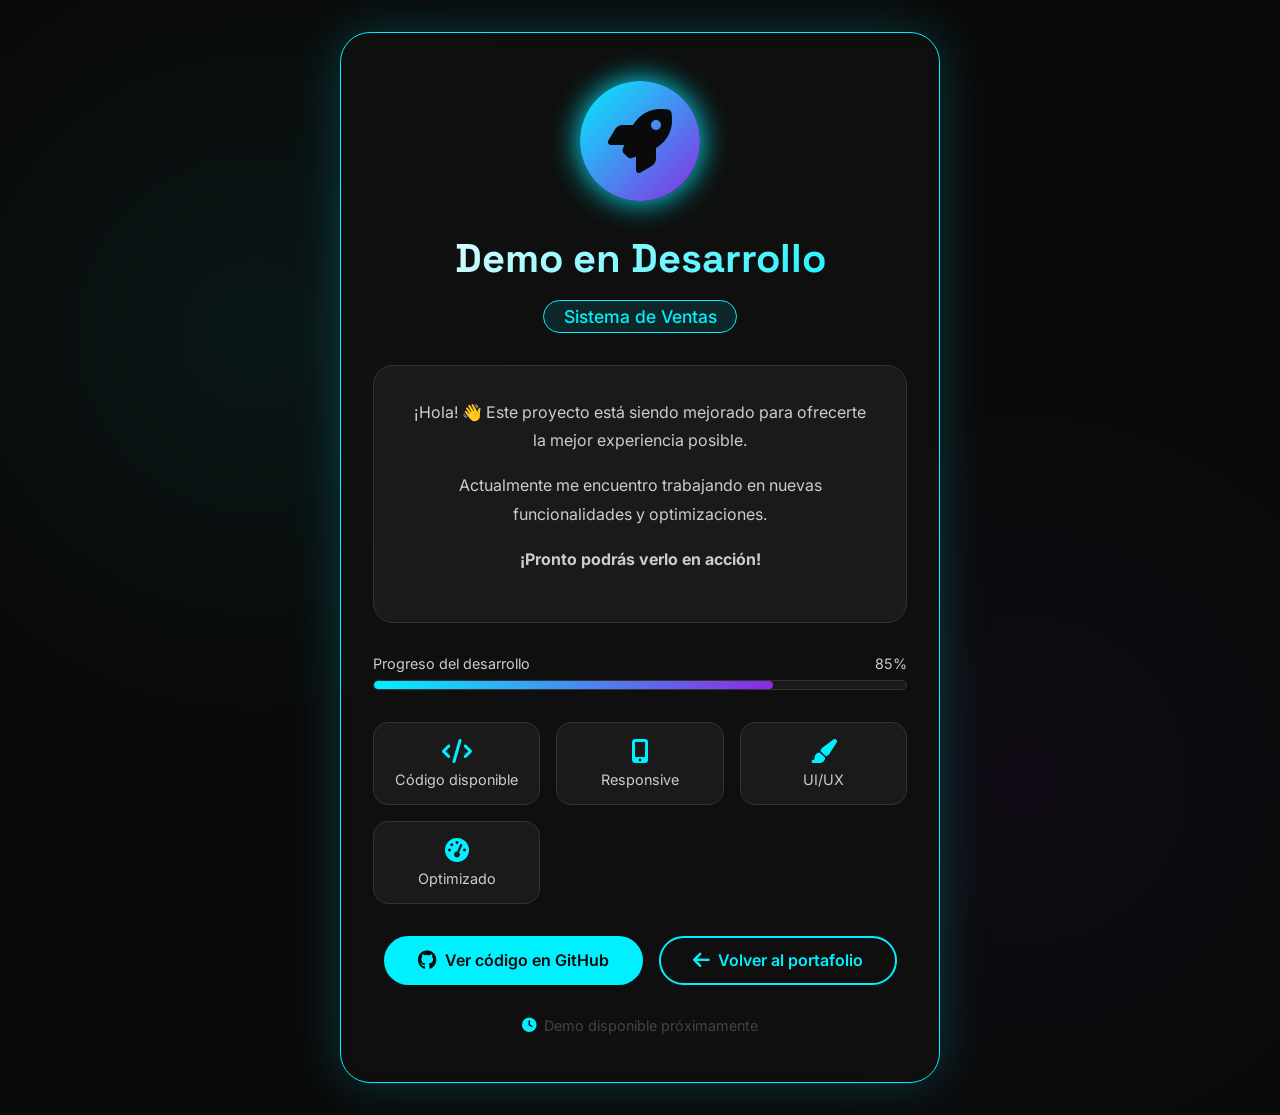
<file: demo.html>
<!DOCTYPE html>
<html lang="es">
<head>
    <meta charset="UTF-8">
    <meta name="viewport" content="width=device-width, initial-scale=1.0">
    <title>Demo en desarrollo | Yarol Bello</title>
    
    <style>
        :root {
            --bg-primary: #0A0A0A;
            --bg-secondary: #111111;
            --bg-tertiary: #1A1A1A;
            --text-primary: #FFFFFF;
            --text-secondary: #CCCCCC;
            --accent: #00F0FF;
            --accent-secondary: #8A2BE2;
            --border-color: #333333;
        }
        
        * {
            margin: 0;
            padding: 0;
            box-sizing: border-box;
        }
        
        body {
            font-family: 'Inter', sans-serif;
            background-color: var(--bg-primary);
            color: var(--text-primary);
            min-height: 100vh;
            display: flex;
            align-items: center;
            justify-content: center;
            position: relative;
            overflow-x: hidden;
        }
        
        .particles {
            position: absolute;
            top: 0;
            left: 0;
            width: 100%;
            height: 100%;
            background: radial-gradient(circle at 20% 30%, rgba(0,240,255,0.05) 0%, transparent 30%),
                        radial-gradient(circle at 80% 70%, rgba(138,43,226,0.05) 0%, transparent 30%);
            z-index: 0;
        }
        
        .container {
            position: relative;
            z-index: 1;
            text-align: center;
            max-width: 600px;
            width: 90%;
            padding: 3rem 2rem;
            background: rgba(17, 17, 17, 0.8);
            backdrop-filter: blur(10px);
            border-radius: 30px;
            border: 1px solid var(--accent);
            box-shadow: 0 0 50px rgba(0,240,255,0.2);
            animation: fadeInUp 0.6s ease;
            margin: 2rem auto;
        }
        
        @keyframes fadeInUp {
            from {
                opacity: 0;
                transform: translateY(30px);
            }
            to {
                opacity: 1;
                transform: translateY(0);
            }
        }
        
        .icon-wrapper {
            width: 120px;
            height: 120px;
            margin: 0 auto 2rem;
            background: linear-gradient(135deg, var(--accent), var(--accent-secondary));
            border-radius: 50%;
            display: flex;
            align-items: center;
            justify-content: center;
            animation: pulse 2s infinite;
            box-shadow: 0 0 30px var(--accent);
        }
        
        @keyframes pulse {
            0%, 100% {
                transform: scale(1);
                box-shadow: 0 0 30px var(--accent);
            }
            50% {
                transform: scale(1.05);
                box-shadow: 0 0 50px var(--accent);
            }
        }
        
        .icon-wrapper i {
            font-size: 4rem;
            color: var(--bg-primary);
        }
        
        h1 {
            font-size: 2.5rem;
            margin-bottom: 1rem;
            background: linear-gradient(135deg, #fff, var(--accent));
            -webkit-background-clip: text;
            background-clip: text;
            -webkit-text-fill-color: transparent;
            color: transparent;
            font-family: 'Space Grotesk', sans-serif;
            font-weight: 700;
        }
        
        .project-badge {
            display: inline-block;
            padding: 0.3rem 1.2rem;
            background: rgba(0,240,255,0.1);
            border: 1px solid var(--accent);
            border-radius: 50px;
            color: var(--accent);
            font-weight: 500;
            margin-bottom: 2rem;
            font-size: 1.1rem;
        }
        
        .message-box {
            background: var(--bg-tertiary);
            border-radius: 20px;
            padding: 2rem;
            margin-bottom: 2rem;
            border: 1px solid var(--border-color);
        }
        
        .message-box p {
            color: var(--text-secondary);
            line-height: 1.8;
            margin-bottom: 1rem;
        }
        
        .progress-section {
            margin-bottom: 2rem;
        }
        
        .progress-label {
            display: flex;
            justify-content: space-between;
            color: var(--text-secondary);
            margin-bottom: 0.5rem;
            font-size: 0.9rem;
        }
        
        .progress-bar {
            width: 100%;
            height: 10px;
            background: var(--bg-tertiary);
            border-radius: 10px;
            overflow: hidden;
            border: 1px solid var(--border-color);
        }
        
        .progress-fill {
            height: 100%;
            width: 0%;
            background: linear-gradient(90deg, var(--accent), var(--accent-secondary));
            border-radius: 10px;
            animation: fillProgress 1.5s ease-out forwards;
        }
        
        @keyframes fillProgress {
            to { width: 75%; }
        }
        
        .features {
            display: grid;
            grid-template-columns: repeat(auto-fit, minmax(150px, 1fr));
            gap: 1rem;
            margin: 2rem 0;
        }
        
        .feature {
            background: var(--bg-tertiary);
            padding: 1rem;
            border-radius: 15px;
            border: 1px solid var(--border-color);
        }
        
        .feature i {
            color: var(--accent);
            font-size: 1.5rem;
            margin-bottom: 0.5rem;
        }
        
        .feature span {
            display: block;
            font-size: 0.9rem;
            color: var(--text-secondary);
        }
        
        .buttons {
            display: flex;
            gap: 1rem;
            justify-content: center;
            flex-wrap: wrap;
            margin: 2rem 0;
        }
        
        .btn {
            padding: 0.8rem 2rem;
            border-radius: 50px;
            text-decoration: none;
            font-weight: 600;
            transition: all 0.3s ease;
            border: 2px solid transparent;
            display: inline-flex;
            align-items: center;
            gap: 0.5rem;
            font-size: 1rem;
        }
        
        .btn i {
            font-size: 1.2rem;
        }
        
        .btn-primary {
            background: var(--accent);
            color: var(--bg-primary);
        }
        
        .btn-primary:hover {
            transform: translateY(-3px);
            box-shadow: 0 0 30px var(--accent);
        }
        
        .btn-outline {
            border: 2px solid var(--accent);
            color: var(--accent);
            background: transparent;
        }
        
        .btn-outline:hover {
            background: var(--accent);
            color: var(--bg-primary);
            transform: translateY(-3px);
        }
        
        .footer-note {
            margin-top: 2rem;
            color: #444;
            font-size: 0.9rem;
            display: flex;
            align-items: center;
            justify-content: center;
            gap: 0.5rem;
        }
        
        .footer-note i {
            color: var(--accent);
        }
        
        @media (max-width: 768px) {
            .container {
                padding: 2rem 1.5rem;
            }
            
            h1 {
                font-size: 2rem;
            }
            
            .icon-wrapper {
                width: 100px;
                height: 100px;
            }
            
            .icon-wrapper i {
                font-size: 3rem;
            }
        }
        
        @media (max-width: 480px) {
            .features {
                grid-template-columns: 1fr;
            }
            
            .buttons {
                flex-direction: column;
            }
            
            .btn {
                width: 100%;
                justify-content: center;
            }
        }
    </style>
    
    <link rel="stylesheet" href="https://cdnjs.cloudflare.com/ajax/libs/font-awesome/6.5.2/css/all.min.css">
    <link href="https://fonts.googleapis.com/css2?family=Space+Grotesk:wght@400;600;700&family=Inter:wght@400;500&display=swap" rel="stylesheet">
</head>
<body>
    <div class="particles"></div>
    
    <div class="container">
        <div class="icon-wrapper">
            <i class="fas fa-rocket"></i>
        </div>
        
        <h1>Demo en Desarrollo</h1>
        <div class="project-badge" id="projectName">Cargando...</div>
        
        <div class="message-box">
            <p>¡Hola! 👋 Este proyecto está siendo mejorado para ofrecerte la mejor experiencia posible.</p>
            <p>Actualmente me encuentro trabajando en nuevas funcionalidades y optimizaciones.</p>
            <p><strong>¡Pronto podrás verlo en acción!</strong></p>
        </div>
        
        <div class="progress-section">
            <div class="progress-label">
                <span>Progreso del desarrollo</span>
                <span id="progressPercentage">75%</span>
            </div>
            <div class="progress-bar">
                <div class="progress-fill" id="progressFill"></div>
            </div>
        </div>
        
        <div class="features">
            <div class="feature">
                <i class="fas fa-code"></i>
                <span>Código disponible</span>
            </div>
            <div class="feature">
                <i class="fas fa-mobile-alt"></i>
                <span>Responsive</span>
            </div>
            <div class="feature">
                <i class="fas fa-paint-brush"></i>
                <span>UI/UX</span>
            </div>
            <div class="feature">
                <i class="fas fa-tachometer-alt"></i>
                <span>Optimizado</span>
            </div>
        </div>
        
        <div class="buttons">
            <a href="#" target="_blank" class="btn btn-primary" id="githubLink">
                <i class="fab fa-github"></i> Ver código en GitHub
            </a>
            <a href="index.html#proyectos" class="btn btn-outline">
                <i class="fas fa-arrow-left"></i> Volver al portafolio
            </a>
        </div>
        
        <div class="footer-note">
            <i class="fas fa-clock"></i>
            <span>Demo disponible próximamente</span>
        </div>
    </div>
    
    <script>
        const projects = {
            'ventas': { nombre: 'Sistema de Ventas', github: 'https://github.com/tuusuario/sistema-ventas', progreso: 85 },
            'inventario': { nombre: 'Sistema de Inventario', github: 'https://github.com/tuusuario/sistema-inventario', progreso: 70 },
            'web': { nombre: 'Portafolio Web Profesional', github: 'https://github.com/tuusuario/portafolio', progreso: 95 },
            'bd': { nombre: 'Base de Datos Biblioteca', github: 'https://github.com/tuusuario/bd-biblioteca', progreso: 90 },
            'clima': { nombre: 'App del Clima', github: 'https://github.com/tuusuario/app-clima', progreso: 60 },
            'api': { nombre: 'API REST con Node.js', github: 'https://github.com/tuusuario/api-rest', progreso: 75 },
            'mysql': { nombre: 'BD MySQL Avanzada', github: 'https://github.com/tuusuario/mysql-avanzado', progreso: 80 },
            'dashboard': { nombre: 'Dashboard Administrativo', github: 'https://github.com/tuusuario/dashboard', progreso: 65 },
            'tareas': { nombre: 'App de Tareas', github: 'https://github.com/tuusuario/app-tareas', progreso: 70 },
            'warehouse': { nombre: 'Data Warehouse', github: 'https://github.com/tuusuario/data-warehouse', progreso: 55 }
        };

        const urlParams = new URLSearchParams(window.location.search);
        const projectKey = urlParams.get('project') || 'ventas';
        const githubUrl = urlParams.get('github');
        
        const projectData = projects[projectKey] || projects['ventas'];
        
        document.getElementById('projectName').textContent = projectData.nombre;
        document.getElementById('progressPercentage').textContent = projectData.progreso + '%';
        document.getElementById('progressFill').style.width = projectData.progreso + '%';
        
        if (githubUrl) {
            document.getElementById('githubLink').href = githubUrl;
        } else {
            document.getElementById('githubLink').href = projectData.github;
        }
        
        const progressFill = document.getElementById('progressFill');
        progressFill.style.animation = 'fillProgress 1.5s ease-out forwards';
        progressFill.style.width = projectData.progreso + '%';
    </script>
</body>
</html>
</file>
